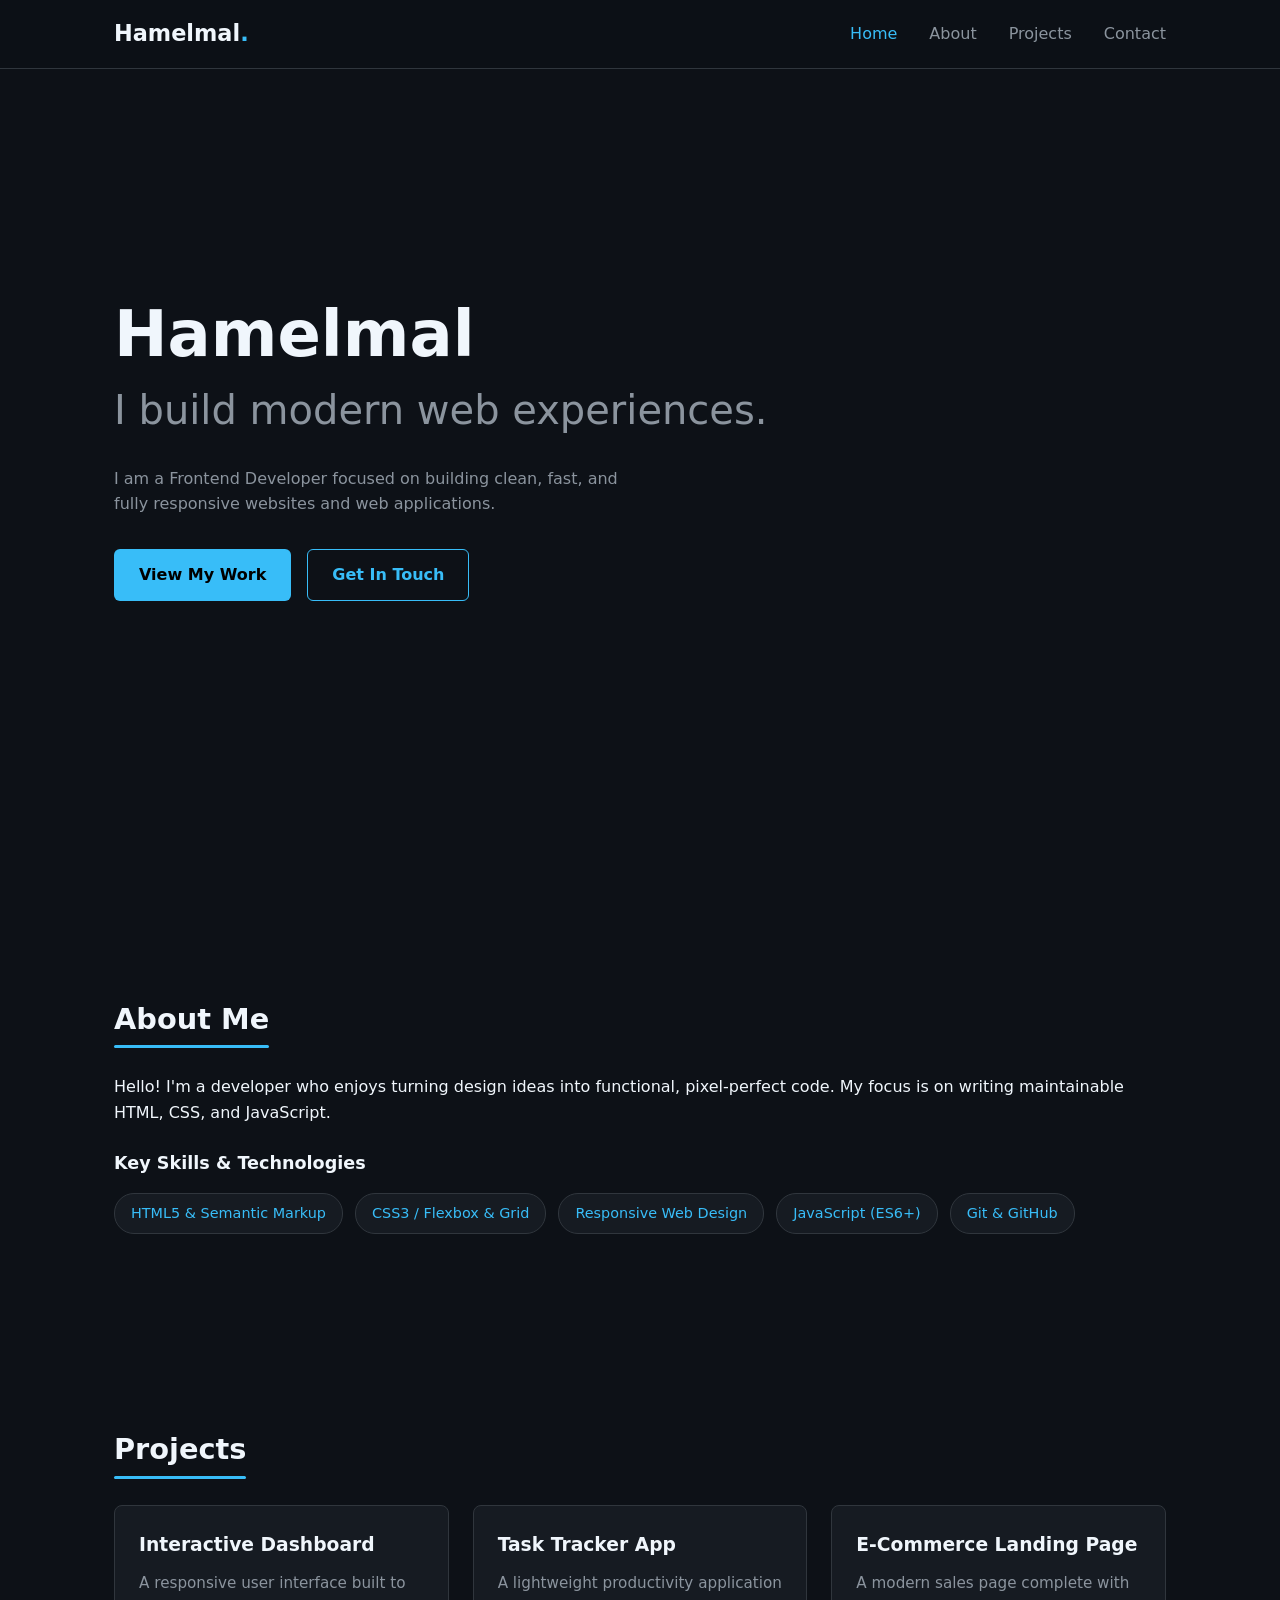
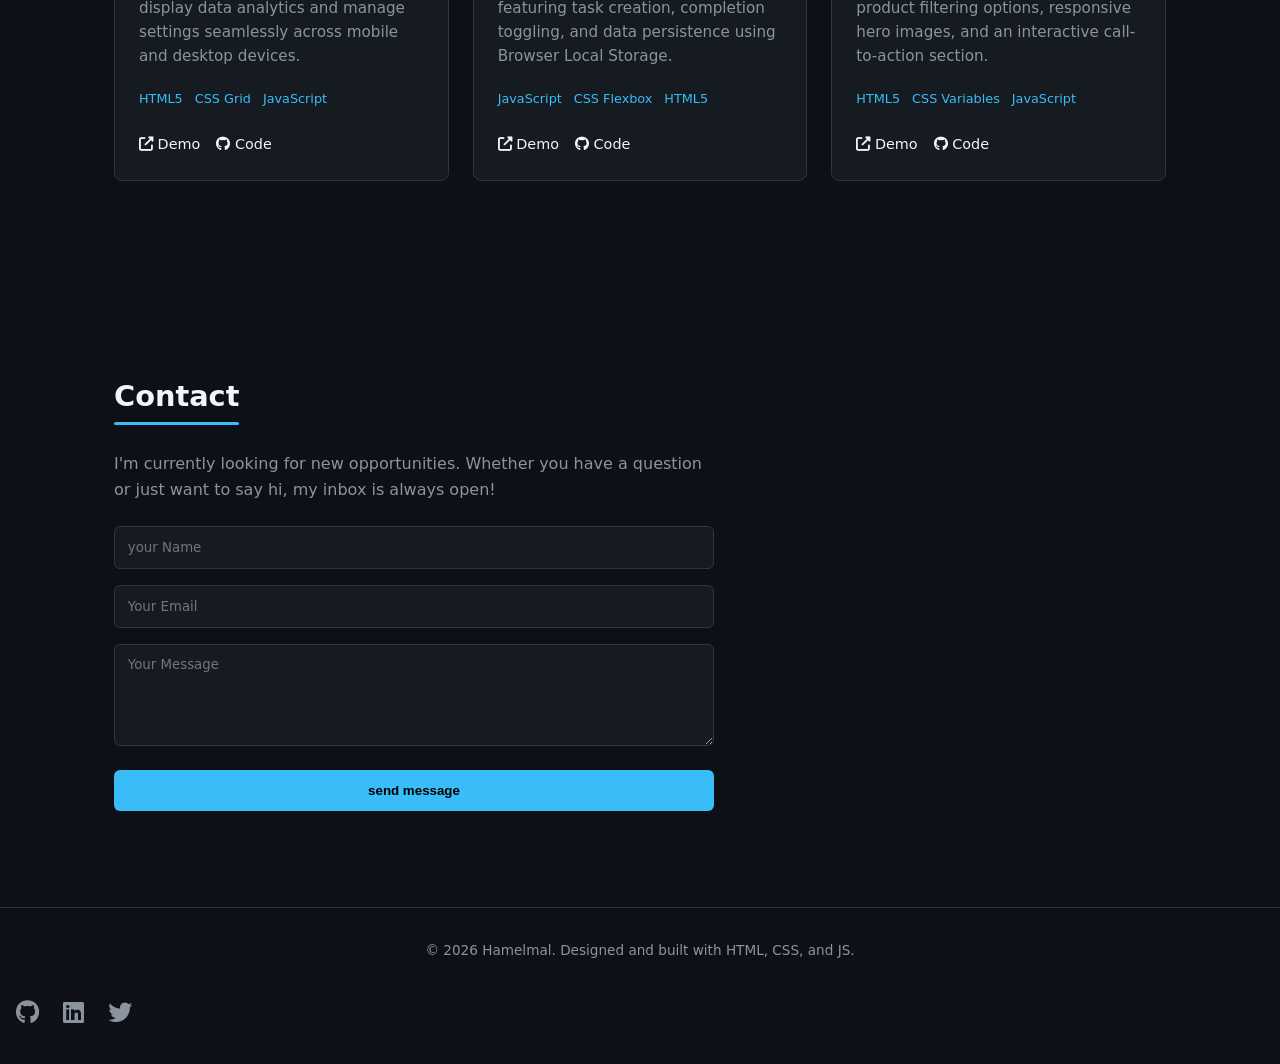
<file: index.html>
<!DOCTYPE html>
<html lang="en">
<head>
  <meta charset="UTF-8" />
  <meta name="viewport" content="width=device-width, initial-scale=1.0" />
  <title>Hamelmal | Portfolio</title>
  <link rel="stylesheet" href="style.css" />
  <!-- Font Awesome for Icons -->
  <link rel="stylesheet" href="https://cdnjs.cloudflare.com/ajax/libs/font-awesome/6.4.0/css/all.min.css" />
</head>
<body>

  <!-- Header / Navigation -->
  <header>
    <nav class="navbar">
      <a href="#home" class="logo">Hamelmal<span>.</span></a>
      
      <ul class="nav-links" id="nav-links">
        <li><a href="#home" class="nav-item">Home</a></li>
        <li><a href="#about" class="nav-item">About</a></li>
        <li><a href="#projects" class="nav-item">Projects</a></li>
        <li><a href="#contact" class="nav-item">Contact</a></li>
      </ul>

      <!-- Hamburger Button for Mobile -->
      <button class="hamburger" id="hamburger" aria-label="Toggle Navigation">
        <i class="fas fa- solid fa-bars"></i>
      </button>
    </nav>
  </header>

  <main>
    <!-- Hero Section -->
    <section id="home" class="hero">
      <div class="hero-content">
        <h1 class="name">Hamelmal</h1>
        <h2 class="tagline">I build modern web experiences.</h2>
        <p class="bio-short">
          I am a Frontend Developer focused on building clean, fast, and fully responsive websites and web applications.
        </p>
        <div class="hero-cta">
          <a href="#projects" class="btn primary-btn">View My Work</a>
          <a href="#contact" class="btn secondary-btn">Get In Touch</a>
        </div>
      </div>
    </section>

    <!-- About Me Section -->
    <section id="about" class="section">
      <h2 class="section-title">About Me</h2>
      <div class="about-grid">
        <div class="about-text">
          <p>
            Hello! I'm a developer who enjoys turning design ideas into functional, pixel-perfect code. My focus is on writing maintainable HTML, CSS, and JavaScript.
          </p>
          <div class="skills">
            <h3>Key Skills & Technologies</h3>
            <ul class="skills-list">
              <li>HTML5 & Semantic Markup</li>
              <li>CSS3 / Flexbox & Grid</li>
              <li>Responsive Web Design</li>
              <li>JavaScript (ES6+)</li>
              <li>Git & GitHub</li>
            </ul>
          </div>
        </div>
      </div>
    </section>

    <!-- Projects Section -->
    <section id="projects" class="section">
      <h2 class="section-title">Projects</h2>
      <div class="projects-grid">

        <!-- Project 1 -->
        <article class="project-card">
          <div class="project-content">
            <h3 class="project-title">Interactive Dashboard</h3>
            <p class="project-description">
              A responsive user interface built to display data analytics and manage settings seamlessly across mobile and desktop devices.
            </p>
            <ul class="project-tech">
              <li>HTML5</li>
              <li>CSS Grid</li>
              <li>JavaScript</li>
            </ul>
            <div class="project-links">
              <a href="#" target="_blank" aria-label="Live Demo"><i class="fas fa-external-link-alt"></i> Demo</a>
              <a href="#" target="_blank" aria-label="GitHub Repository"><i class="fab fa-github"></i> Code</a>
            </div>
          </div>
        </article>

        <!-- Project 2 -->
        <article class="project-card">
          <div class="project-content">
            <h3 class="project-title">Task Tracker App</h3>
            <p class="project-description">
              A lightweight productivity application featuring task creation, completion toggling, and data persistence using Browser Local Storage.
            </p>
            <ul class="project-tech">
              <li>JavaScript</li>
              <li>CSS Flexbox</li>
              <li>HTML5</li>
            </ul>
            <div class="project-links">
              <a href="#" target="_blank" aria-label="Live Demo"><i class="fas fa-external-link-alt"></i> Demo</a>
              <a href="#" target="_blank" aria-label="GitHub Repository"><i class="fab fa-github"></i> Code</a>
            </div>
          </div>
        </article>

        <!-- Project 3 -->
        <article class="project-card">
          <div class="project-content">
            <h3 class="project-title">E-Commerce Landing Page</h3>
            <p class="project-description">
              A modern sales page complete with product filtering options, responsive hero images, and an interactive call-to-action section.
            </p>
            <ul class="project-tech">
              <li>HTML5</li>
              <li>CSS Variables</li>
              <li>JavaScript</li>
            </ul>
            <div class="project-links">
              <a href="#" target="_blank" aria-label="Live Demo"><i class="fas fa-external-link-alt"></i> Demo</a>
              <a href="#" target="_blank" aria-label="GitHub Repository"><i class="fab fa-github"></i> Code</a>
            </div>
          </div>
        </article>

      </div>
    </section>

    <!-- Contact Section -->
    <section id="contact" class="section">
      <h2 class="section-title">Contact</h2>
      <div class="contact-container">
        <p class="contact-intro">
          I'm currently looking for new opportunities. Whether you have a question or just want to say hi, my inbox is always open!
        </p>

        <form action="https://formspree.io/f/xzdngjyg" method="POST" class="contact-form" id="contact-form">
          <div class="form-group">
            <input type="text" name="name" placeholder="your Name" required/>
          </div>
          <div class="form-group">
            <input type="email" name="email" placeholder="Your Email"required/>
          </div>
          <div class="form-group">
            <textarea name="message" rows="5" placeholder="Your Message" required></textarea>
          </div>
          <button type="submit" class="btn primary-btn">send message</button>
          </form>
 
      </div>
    </section>
  </main>
 

  <footer>
    <p>&copy; 2026 Hamelmal. Designed and built with HTML, CSS, and JS.</p>
    <div class="container footer-content">
      <div class="footer-links">
        <div class="social-links">
          <a href="https://github.com/hamelmal22" target="_blank" aria-label="GitHub"><i class="fab fa-github"></i></a>
          <a href="#" target="_blank" aria-label="LinkedIn"><i class="fab fa-linkedin"></i></a>
          <a href="#" target="_blank" aria-label="Twitter"><i class="fab fa-twitter"></i></a>
        </div>

      </div>
    </div>
  </footer>

  <script src="script.js"></script>
</body>
</html>
</file>
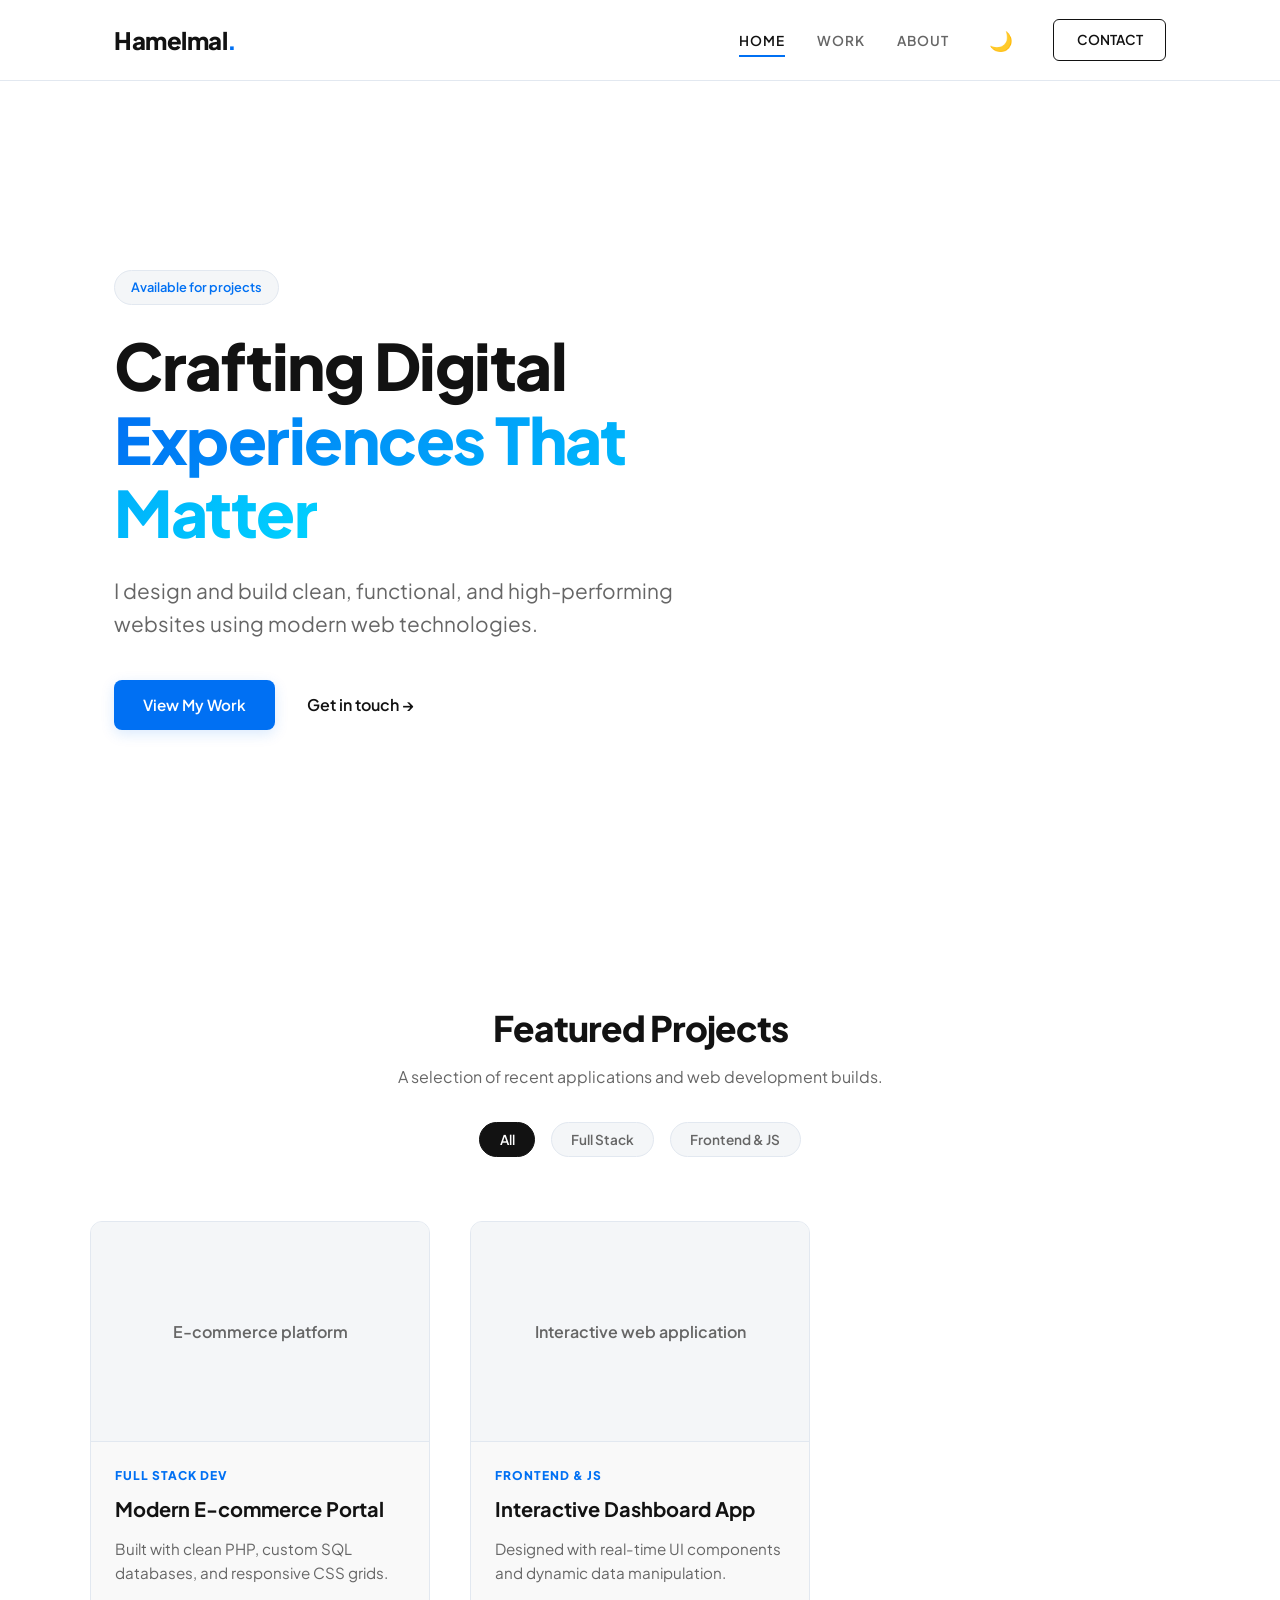
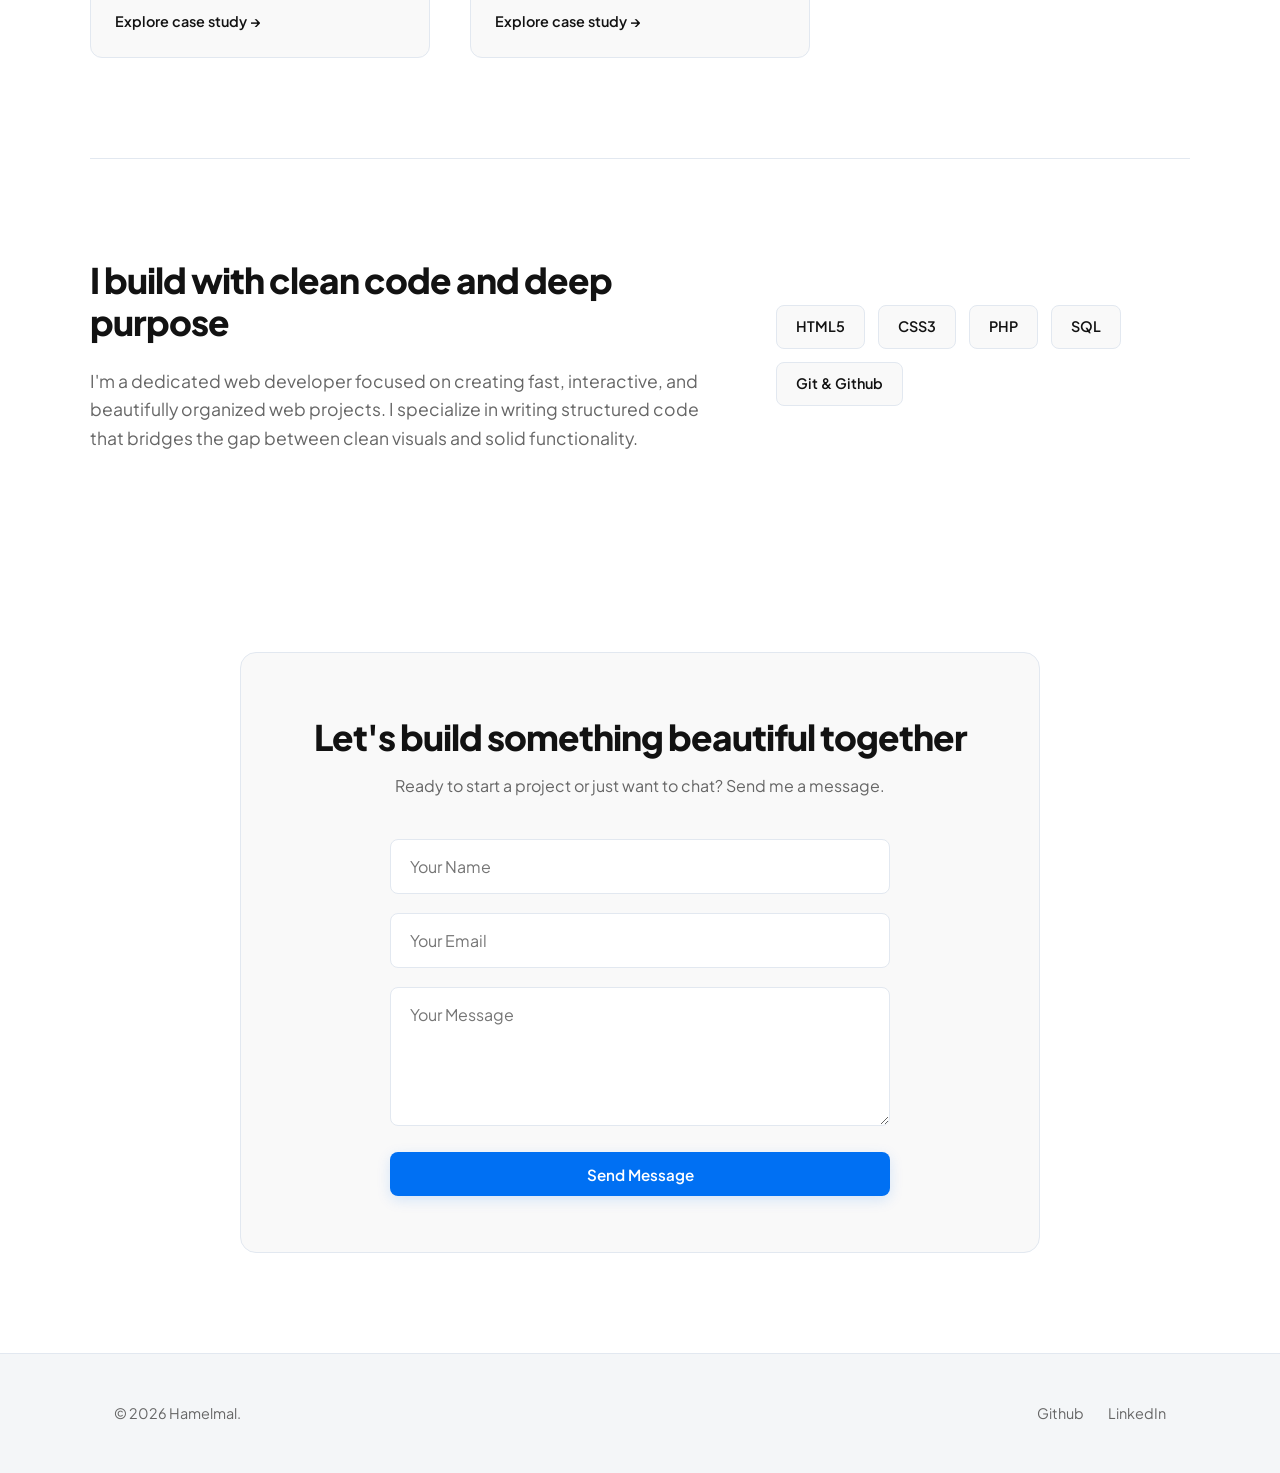
<file: Hamelmal-portfolio/index.html>
<!DOCTYPE html>
<html lang="en">
<head>
  <meta charset="UTF-8">
  <meta name="viewport" content="width=device-width, initial-scale=1.0">
  <title>Hamelmal | Portfolio</title>
  <link rel="stylesheet" href="style/style.css">
  <link rel="preconnect" href="https://fonts.googleapis.com">
  <link rel="preconnect" href="https://fonts.gstatic.com" crossorigin>
  <link href="https://fonts.googleapis.com/css2?family=Plus+Jakarta+Sans:wght@300;400;600;800&display=swap" rel="stylesheet">
</head>
<body>
  <header>
    <nav class="container">
      <div class="logo">Hamelmal<span>.</span></div>
      <ul class="nav-links">
        <li><a href="#hero" class="nav-link active">HOME</a></li>
        <li><a href="#projects" class="nav-link">WORK</a></li>
        <li><a href="#about" class="nav-link">ABOUT</a></li>
        <li><button id="theme-toggle" aria-label="Toggle Theme" class="theme-btn">🌙</button></li>
        <li><a href="#contact" class="btn-secondary">CONTACT</a></li>
      </ul>
    </nav>
  </header>

  <section id="hero" class="hero-section container">
    <div class="hero-content">
      <span class="badge">Available for projects</span>
      <h1>Crafting Digital <br><span class="gradient-text">Experiences That Matter</span></h1>
      <p>I design and build clean, functional, and high-performing websites using modern web technologies.</p>
      <div class="hero-cta">
        <a href="#projects" class="btn-primary">View My Work</a>
        <a href="#contact" class="btn-text">Get in touch &rarr;</a>
      </div>
    </div>
  </section>

  <section id="projects" class="projects-section container reveal-on-scroll">
    <div class="section-header">
      <h2>Featured Projects</h2>
      <p>A selection of recent applications and web development builds.</p>
      
      <!-- Project Filter Control -->
      <div class="filter-container">
        <button class="filter-btn active" data-filter="all">All</button>
        <button class="filter-btn" data-filter="fullstack">Full Stack</button>
        <button class="filter-btn" data-filter="frontend">Frontend & JS</button>
      </div>
    </div>

    <div class="projects-grid">
      <div class="project-card" data-category="fullstack">
        <div class="project-image">
          <div class="image-placeholder">E-commerce platform</div>
        </div>
        <div class="project-info">
          <span class="project-category">Full Stack Dev</span>
          <h3>Modern E-commerce Portal</h3>
          <p>Built with clean PHP, custom SQL databases, and responsive CSS grids.</p>
          <a href="#" class="project-link">Explore case study &rarr;</a>
        </div>
      </div>

      <div class="project-card" data-category="frontend">
        <div class="project-image">
          <div class="image-placeholder">Interactive web application</div>
        </div>
        <div class="project-info">
          <span class="project-category">Frontend & JS</span>
          <h3>Interactive Dashboard App</h3>
          <p>Designed with real-time UI components and dynamic data manipulation.</p>
          <a href="#" class="project-link">Explore case study &rarr;</a>
        </div>
      </div>
    </div>
  </section>

  <section id="about" class="about-section container reveal-on-scroll">
    <div class="about-grid">
      <div class="about-text">
        <h2>I build with clean code and deep purpose</h2>
        <p>I'm a dedicated web developer focused on creating fast, interactive, and beautifully organized web projects. I specialize in writing structured code that bridges the gap between clean visuals and solid functionality.</p>
      </div>
      <div class="skills-tags">
        <span>HTML5</span>
        <span>CSS3</span>
        <span>PHP</span>
        <span>SQL</span>
        <span>Git & Github</span>
      </div>
    </div>
  </section>

  <section id="contact" class="contact-section container reveal-on-scroll">
    <div class="contact-card">
      <h2>Let's build something beautiful together</h2>
      <p>Ready to start a project or just want to chat? Send me a message.</p>
      <form id="contact-form" class="contact-form">
        <div class="form-group">
          <input type="text" id="name" required placeholder="Your Name">
        </div>
        <div class="form-group">
          <!-- Added crucial email field -->
          <input type="email" id="email" required placeholder="Your Email">
        </div>
        <div class="form-group">
          <textarea id="message" required placeholder="Your Message" rows="5"></textarea>
        </div>
        <button type="submit" class="btn-primary">Send Message</button>
        <div id="form-feedback" class="form-feedback hidden"></div>
      </form>
    </div>
  </section>

  <footer>
    <div class="container footer-content">
      <p>&copy; 2026 Hamelmal.</p>
      <div class="footer-links">
        <a href="https://github.com/hamelmal22">Github</a>
        <a href="#">LinkedIn</a>
      </div>
    </div>
  </footer>

  <script src="script.js"></script>
</body>
</html>
</file>
<file: style.css>
/* Color Palette & Custom Properties */
:root {
  --bg-color: #0d1117;
  --card-bg: #161b22;
  --primary-color: #38bdf8;
  --text-main: #f0f6fc;
  --text-muted: #8b949e;
  --border-color: #30363d;
  --font-sans: system-ui, -apple-system, BlinkMacSystemFont, "Segoe UI", Roboto, sans-serif;
}

* {
  margin: 0;
  padding: 0;
  box-sizing: border-box;
}

html {
  scroll-behavior: smooth;
}

body {
  background-color: var(--bg-color);
  color: var(--text-main);
  font-family: var(--font-sans);
  line-height: 1.6;
}

/* Navigation Bar */
header {
  position: fixed;
  top: 0;
  width: 100%;
  background-color: rgba(13, 17, 23, 0.95);
  backdrop-filter: blur(8px);
  border-bottom: 1px solid var(--border-color);
  z-index: 1000;
}

.navbar {
  display: flex;
  justify-content: space-between;
  align-items: center;
  max-width: 1100px;
  margin: 0 auto;
  padding: 1rem 1.5rem;
}

.logo {
  font-size: 1.4rem;
  font-weight: 700;
  color: var(--text-main);
  text-decoration: none;
}

.logo span {
  color: var(--primary-color);
}

.nav-links {
  display: flex;
  list-style: none;
  gap: 2rem;
}

.nav-links a {
  color: var(--text-muted);
  text-decoration: none;
  font-weight: 500;
  transition: color 0.3s;
}

.nav-links a:hover,
.nav-links a.active {
  color: var(--primary-color);
}

.hamburger {
  display: none;
  background: none;
  border: none;
  color: var(--text-main);
  font-size: 1.5rem;
  cursor: pointer;
}

/* General Layout Rules */
.section {
  max-width: 1100px;
  margin: 0 auto;
  padding: 6rem 1.5rem;
}

.section-title {
  font-size: 1.8rem;
  margin-bottom: 2rem;
  position: relative;
  display: inline-block;
}

.section-title::after {
  content: '';
  position: absolute;
  left: 0;
  bottom: -6px;
  width: 100%;
  height: 3px;
  background-color: var(--primary-color);
  border-radius: 2px;
}

/* Hero Section */
.hero {
  min-height: 100vh;
  display: flex;
  align-items: center;
  max-width: 1100px;
  margin: 0 auto;
  padding: 0 1.5rem;
}

.greeting {
  color: var(--primary-color);
  font-size: 1rem;
  margin-bottom: 0.5rem;
}

.name {
  font-size: clamp(2.5rem, 6vw, 4rem);
  line-height: 1.1;
  margin-bottom: 0.5rem;
}

.tagline {
  font-size: clamp(1.5rem, 4vw, 2.5rem);
  color: var(--text-muted);
  font-weight: 500;
  margin-bottom: 1.5rem;
}

.bio-short {
  max-width: 540px;
  color: var(--text-muted);
  margin-bottom: 2rem;
}

.hero-cta {
  display: flex;
  gap: 1rem;
  flex-wrap: wrap;
}

/* Buttons */
.btn {
  display: inline-block;
  padding: 0.75rem 1.5rem;
  border-radius: 6px;
  text-decoration: none;
  font-weight: 600;
  transition: all 0.3s ease;
  border: 1px solid transparent;
}

.primary-btn {
  background-color: var(--primary-color);
  color: #000;
}

.primary-btn:hover {
  opacity: 0.9;
  transform: translateY(-2px);
}

.secondary-btn {
  border-color: var(--primary-color);
  color: var(--primary-color);
}

.secondary-btn:hover {
  background-color: rgba(56, 189, 248, 0.1);
  transform: translateY(-2px);
}

/* About Section */
.skills {
  margin-top: 1.5rem;
}

.skills h3 {
  margin-bottom: 1rem;
  font-size: 1.1rem;
}

.skills-list {
  display: flex;
  flex-wrap: wrap;
  gap: 0.75rem;
  list-style: none;
}

.skills-list li {
  background-color: var(--card-bg);
  border: 1px solid var(--border-color);
  padding: 0.5rem 1rem;
  border-radius: 20px;
  font-size: 0.9rem;
  color: var(--primary-color);
}

/* Projects Section */
.projects-grid {
  display: grid;
  grid-template-columns: repeat(auto-fit, minmax(280px, 1fr));
  gap: 1.5rem;
}

.project-card {
  background-color: var(--card-bg);
  border: 1px solid var(--border-color);
  border-radius: 8px;
  padding: 1.5rem;
  transition: transform 0.3s ease, border-color 0.3s ease;
}

.project-card:hover {
  transform: translateY(-5px);
  border-color: var(--primary-color);
}

.project-title {
  margin-bottom: 0.75rem;
}

.project-description {
  color: var(--text-muted);
  font-size: 0.95rem;
  margin-bottom: 1.25rem;
}

.project-tech {
  display: flex;
  gap: 0.75rem;
  list-style: none;
  font-size: 0.8rem;
  color: var(--primary-color);
  margin-bottom: 1.5rem;
}

.project-links {
  display: flex;
  gap: 1rem;
}

.project-links a {
  color: var(--text-main);
  text-decoration: none;
  font-size: 0.9rem;
  transition: color 0.3s;
}

.project-links a:hover {
  color: var(--primary-color);
}

/* Contact Section */
.contact-container {
  max-width: 600px;
}

.contact-intro {
  color: var(--text-muted);
  margin-bottom: 1.5rem;
}

.contact-form {
  display: flex;
  flex-direction: column;
  gap: 1rem;
}

.form-group input,
.form-group textarea {
  width: 100%;
  background-color: var(--card-bg);
  border: 1px solid var(--border-color);
  border-radius: 6px;
  padding: 0.8rem;
  color: var(--text-main);
  font-family: inherit;
}

.form-group input:focus,
.form-group textarea:focus {
  outline: 1px solid var(--primary-color);
}

.social-links {
  display: flex;
  gap: 1.5rem;
  margin-top: 2rem;
}

.social-links a {
  color: var(--text-muted);
  font-size: 1.5rem;
  transition: color 0.3s;
}

.social-links a:hover {
  color: var(--primary-color);
}

footer {
  text-align: center;
  padding: 2rem 1rem;
  border-top: 1px solid var(--border-color);
  color: var(--text-muted);
  font-size: 0.85rem;
}

/* Responsive Styles for Mobile */
@media (max-width: 768px) {
  .hamburger {
    display: block;
  }

  .nav-links {
    position: absolute;
    top: 100%;
    left: 0;
    width: 100%;
    background-color: var(--bg-color);
    border-bottom: 1px solid var(--border-color);
    flex-direction: column;
    align-items: center;
    padding: 1.5rem 0;
    gap: 1.5rem;
    display: none;
  }

  /* Show menu when JS toggles active class */
  .nav-links.active {
    display: flex;
  }

  .hero {
    padding-top: 4rem;
  }
}
</file>
<file: Hamelmal-portfolio/style/style.css>
/* ==========================================================================
   1. VARIABLES & THEMES
   ========================================================================== */
:root {
  /* Fonts */
  --font-primary: 'Plus Jakarta Sans', sans-serif;

  /* Light Theme Palette */
  --bg-primary: #ffffff;
  --bg-secondary: #f4f6f8;
  --bg-card: #f9f9f9;
  --text-primary: #121212;
  --text-secondary: #666666;
  --accent-color: #0070f3;
  --accent-glow: rgba(0, 112, 243, 0.15);
  --border-color: #e2e8f0;
  
  /* Animations & Spacing */
  --transition-speed: 0.3s;
  --transition-bounce: cubic-bezier(0.175, 0.885, 0.32, 1.275);
  --container-width: 1100px;
}

[data-theme="dark"] {
  /* Dark Theme Palette */
  --bg-primary: #0f111a;
  --bg-secondary: #0a0c12;
  --bg-card: #1a1d2e;
  --text-primary: #f8f9fa;
  --text-secondary: #a0aec0;
  --accent-color: #3b82f6;
  --accent-glow: rgba(59, 130, 246, 0.25);
  --border-color: #2d3748;
}

/* ==========================================================================
   2. GLOBAL RESET & BASE STYLES
   ========================================================================== */
* {
  box-sizing: border-box;
  margin: 0;
  padding: 0;
}

html {
  scroll-behavior: smooth;
}

body {
  font-family: var(--font-primary);
  background-color: var(--bg-primary);
  color: var(--text-primary);
  line-height: 1.6;
  transition: background-color var(--transition-speed), color var(--transition-speed);
  overflow-x: hidden;
}

a {
  color: inherit;
  text-decoration: none;
  transition: color var(--transition-speed);
}

img {
  max-width: 100%;
  display: block;
}

ul {
  list-style: none;
}

button, input, textarea {
  font-family: inherit;
}

/* ==========================================================================
   3. UTILITY CLASSES & REVEAL SYSTEM
   ========================================================================== */
.container {
  max-width: var(--container-width);
  margin: 0 auto;
  padding: 0 1.5rem;
}

.gradient-text {
  background: linear-gradient(135deg, var(--accent-color), #00d2ff);
  -webkit-background-clip: text;
  -webkit-text-fill-color: transparent;
  background-clip: text;
}

/* Scroll reveal properties */
.reveal-on-scroll {
  opacity: 0;
  transform: translateY(30px);
  transition: opacity 0.8s cubic-bezier(0.25, 1, 0.5, 1), 
              transform 0.8s cubic-bezier(0.25, 1, 0.5, 1);
}

.reveal-on-scroll.active {
  opacity: 1;
  transform: translateY(0);
}

.hidden {
  display: none !important;
}

/* ==========================================================================
   4. NAVIGATION HEADER
   ========================================================================== */
header {
  position: fixed;
  top: 0;
  left: 0;
  width: 100%;
  background-color: rgba(var(--bg-primary), 0.8);
  backdrop-filter: blur(10px);
  -webkit-backdrop-filter: blur(10px);
  border-bottom: 1px solid var(--border-color);
  z-index: 1000;
  transition: background-color var(--transition-speed), border-color var(--transition-speed);
}

nav {
  display: flex;
  justify-content: space-between;
  align-items: center;
  height: 80px;
}

.logo {
  font-size: 1.5rem;
  font-weight: 800;
  letter-spacing: -0.5px;
}

.logo span {
  color: var(--accent-color);
}

.nav-links {
  display: flex;
  align-items: center;
  gap: 2rem;
}

.nav-link {
  font-size: 0.85rem;
  font-weight: 600;
  letter-spacing: 1px;
  color: var(--text-secondary);
  padding: 0.5rem 0;
  position: relative;
}

.nav-link:hover,
.nav-link.active {
  color: var(--text-primary);
}

/* Elegant bottom-border indicator for active states */
.nav-link::after {
  content: '';
  position: absolute;
  bottom: 0;
  left: 0;
  width: 100%;
  height: 2px;
  background-color: var(--accent-color);
  transform: scaleX(0);
  transform-origin: right;
  transition: transform 0.3s ease;
}

.nav-link.active::after {
  transform: scaleX(1);
  transform-origin: left;
}

/* Interactive Theme Toggle Button */
.theme-btn {
  background: none;
  border: none;
  font-size: 1.2rem;
  cursor: pointer;
  padding: 0.5rem;
  border-radius: 50%;
  transition: transform var(--transition-speed) var(--transition-bounce), background-color var(--transition-speed);
  display: flex;
  align-items: center;
  justify-content: center;
}

.theme-btn:hover {
  transform: scale(1.15) rotate(15deg);
  background-color: var(--bg-secondary);
}

/* ==========================================================================
   5. BUTTON STYLING
   ========================================================================== */
.btn-primary {
  display: inline-block;
  background-color: var(--accent-color);
  color: #ffffff;
  padding: 0.8rem 1.8rem;
  font-size: 0.95rem;
  font-weight: 600;
  border: none;
  border-radius: 8px;
  cursor: pointer;
  transition: all var(--transition-speed) ease;
  box-shadow: 0 4px 14px var(--accent-glow);
}

.btn-primary:hover {
  transform: translateY(-2px);
  box-shadow: 0 6px 20px var(--accent-glow);
  opacity: 0.95;
}

.btn-secondary {
  display: inline-block;
  border: 1px solid var(--text-primary);
  background-color: transparent;
  color: var(--text-primary);
  padding: 0.6rem 1.4rem;
  font-size: 0.85rem;
  font-weight: 600;
  border-radius: 6px;
  transition: all var(--transition-speed) ease;
}

.btn-secondary:hover {
  background-color: var(--text-primary);
  color: var(--bg-primary);
}

.btn-text {
  display: inline-flex;
  align-items: center;
  font-weight: 600;
  color: var(--text-primary);
  gap: 0.5rem;
  transition: gap var(--transition-speed) ease;
}

.btn-text:hover {
  gap: 0.8rem;
  color: var(--accent-color);
}

/* ==========================================================================
   6. HERO SECTION
   ========================================================================== */
.hero-section {
  min-height: 100vh;
  display: flex;
  align-items: center;
  padding-top: 100px; /* Header space */
}

.hero-content {
  max-width: 700px;
}

.badge {
  display: inline-block;
  background-color: var(--bg-secondary);
  border: 1px solid var(--border-color);
  color: var(--accent-color);
  font-size: 0.8rem;
  font-weight: 600;
  padding: 0.4rem 1rem;
  border-radius: 50px;
  margin-bottom: 1.5rem;
}

.hero-content h1 {
  font-size: clamp(2.5rem, 5vw, 4rem);
  line-height: 1.15;
  font-weight: 800;
  letter-spacing: -1.5px;
  margin-bottom: 1.5rem;
}

.hero-content p {
  font-size: clamp(1.1rem, 2vw, 1.3rem);
  color: var(--text-secondary);
  margin-bottom: 2.5rem;
  max-width: 580px;
}

.hero-cta {
  display: flex;
  align-items: center;
  gap: 2rem;
}

/* ==========================================================================
   7. WORK / PROJECTS SECTION
   ========================================================================== */
.projects-section {
  padding: 100px 0;
}

.section-header {
  text-align: center;
  margin-bottom: 4rem;
}

.section-header h2 {
  font-size: 2.2rem;
  font-weight: 800;
  letter-spacing: -1px;
  margin-bottom: 0.5rem;
}

.section-header p {
  color: var(--text-secondary);
}

/* Dynamic Filter System */
.filter-container {
  display: flex;
  justify-content: center;
  gap: 1rem;
  margin-top: 2rem;
  flex-wrap: wrap;
}

.filter-btn {
  background-color: var(--bg-secondary);
  border: 1px solid var(--border-color);
  color: var(--text-secondary);
  padding: 0.5rem 1.2rem;
  border-radius: 30px;
  font-size: 0.85rem;
  font-weight: 600;
  cursor: pointer;
  transition: all var(--transition-speed) ease;
}

.filter-btn:hover,
.filter-btn.active {
  background-color: var(--text-primary);
  border-color: var(--text-primary);
  color: var(--bg-primary);
}

/* Projects Grid Layout */
.projects-grid {
  display: grid;
  grid-template-columns: repeat(auto-fill, minmax(320px, 1fr));
  gap: 2.5rem;
}

.project-card {
  background-color: var(--bg-card);
  border: 1px solid var(--border-color);
  border-radius: 12px;
  overflow: hidden;
  display: flex;
  flex-direction: column;
  transition: transform 0.4s var(--transition-bounce), box-shadow 0.4s ease, opacity 0.4s ease;
}

.project-card:hover {
  transform: translateY(-8px);
  box-shadow: 0 12px 30px rgba(0, 0, 0, 0.08);
}

.project-image {
  position: relative;
  height: 220px;
  background-color: var(--bg-secondary);
  display: flex;
  align-items: center;
  justify-content: center;
  overflow: hidden;
  border-bottom: 1px solid var(--border-color);
}

.image-placeholder {
  font-weight: 600;
  font-size: 1rem;
  color: var(--text-secondary);
  text-align: center;
}

.project-info {
  padding: 1.5rem;
  display: flex;
  flex-direction: column;
  flex-grow: 1;
}

.project-category {
  color: var(--accent-color);
  font-size: 0.75rem;
  font-weight: 800;
  text-transform: uppercase;
  letter-spacing: 1px;
  margin-bottom: 0.5rem;
}

.project-info h3 {
  font-size: 1.25rem;
  font-weight: 700;
  margin-bottom: 0.75rem;
}

.project-info p {
  color: var(--text-secondary);
  font-size: 0.95rem;
  margin-bottom: 1.5rem;
  flex-grow: 1;
}

.project-link {
  font-weight: 600;
  font-size: 0.9rem;
  color: var(--text-primary);
  display: inline-flex;
  align-items: center;
  gap: 0.25rem;
  transition: gap var(--transition-speed) ease;
}

.project-link:hover {
  color: var(--accent-color);
  gap: 0.5rem;
}

/* ==========================================================================
   8. ABOUT SECTION
   ========================================================================== */
.about-section {
  padding: 100px 0;
  border-top: 1px solid var(--border-color);
}

.about-grid {
  display: grid;
  grid-template-columns: 1.2fr 0.8fr;
  gap: 4rem;
  align-items: center;
}

.about-text h2 {
  font-size: 2.2rem;
  font-weight: 800;
  letter-spacing: -1px;
  line-height: 1.2;
  margin-bottom: 1.5rem;
}

.about-text p {
  color: var(--text-secondary);
  font-size: 1.1rem;
}

.skills-tags {
  display: flex;
  flex-wrap: wrap;
  gap: 0.8rem;
}

.skills-tags span {
  background-color: var(--bg-card);
  border: 1px solid var(--border-color);
  color: var(--text-primary);
  padding: 0.6rem 1.2rem;
  font-size: 0.9rem;
  font-weight: 600;
  border-radius: 8px;
  transition: all var(--transition-speed) ease;
}

.skills-tags span:hover {
  background-color: var(--accent-color);
  color: #ffffff;
  border-color: var(--accent-color);
  transform: translateY(-2px);
}

/* ==========================================================================
   9. CONTACT FORM SECTION
   ========================================================================== */
.contact-section {
  padding: 100px 0;
}

.contact-card {
  background-color: var(--bg-card);
  border: 1px solid var(--border-color);
  border-radius: 16px;
  padding: 3.5rem;
  text-align: center;
  max-width: 800px;
  margin: 0 auto;
}

.contact-card h2 {
  font-size: 2.2rem;
  font-weight: 800;
  letter-spacing: -1px;
  margin-bottom: 0.5rem;
}

.contact-card p {
  color: var(--text-secondary);
  margin-bottom: 2.5rem;
}

.contact-form {
  display: flex;
  flex-direction: column;
  gap: 1.2rem;
  max-width: 500px;
  margin: 0 auto;
}

.form-group input,
.form-group textarea {
  width: 100%;
  padding: 1rem 1.2rem;
  border: 1px solid var(--border-color);
  background-color: var(--bg-primary);
  color: var(--text-primary);
  border-radius: 8px;
  font-size: 1rem;
  transition: border-color var(--transition-speed) ease, box-shadow var(--transition-speed) ease;
}

.form-group input:focus,
.form-group textarea:focus {
  outline: none;
  border-color: var(--accent-color);
  box-shadow: 0 0 0 4px var(--accent-glow);
}

/* Form validation feedback banners */
.form-feedback {
  margin-top: 1rem;
  padding: 1rem;
  border-radius: 8px;
  font-size: 0.95rem;
  font-weight: 600;
  text-align: left;
  animation: slideDown 0.3s ease-out;
}

.form-feedback.success {
  background-color: rgba(76, 175, 80, 0.1);
  color: #2e7d32;
  border: 1px solid rgba(76, 175, 80, 0.2);
}

.form-feedback.error {
  background-color: rgba(244, 67, 54, 0.1);
  color: #c62828;
  border: 1px solid rgba(244, 67, 54, 0.2);
}

/* ==========================================================================
   10. FOOTER
   ========================================================================== */
footer {
  padding: 3rem 0;
  border-top: 1px solid var(--border-color);
  background-color: var(--bg-secondary);
}

.footer-content {
  display: flex;
  justify-content: space-between;
  align-items: center;
  flex-wrap: wrap;
  gap: 1.5rem;
  color: var(--text-secondary);
  font-size: 0.9rem;
}

.footer-links {
  display: flex;
  gap: 1.5rem;
}

.footer-links a:hover {
  color: var(--accent-color);
}

/* ==========================================================================
   11. ANIMATIONS & RESPONSIVE DESIGN
   ========================================================================== */
@keyframes slideDown {
  from {
    opacity: 0;
    transform: translateY(-10px);
  }
  to {
    opacity: 1;
    transform: translateY(0);
  }
}

/* Responsive Media Queries */
@media (max-width: 900px) {
  .about-grid {
    grid-template-columns: 1fr;
    gap: 2.5rem;
  }
}

@media (max-width: 600px) {
  nav {
    height: 70px;
  }

  .nav-links {
    gap: 1rem;
  }

  .nav-link {
    font-size: 0.75rem;
  }

  .hero-cta {
    flex-direction: column;
    align-items: flex-start;
    gap: 1.2rem;
  }

  .btn-primary {
    width: 100%;
    text-align: center;
  }

  .contact-card {
    padding: 2rem 1.5rem;
  }

  .footer-content {
    flex-direction: column;
    text-align: center;
  }
}
</file>
